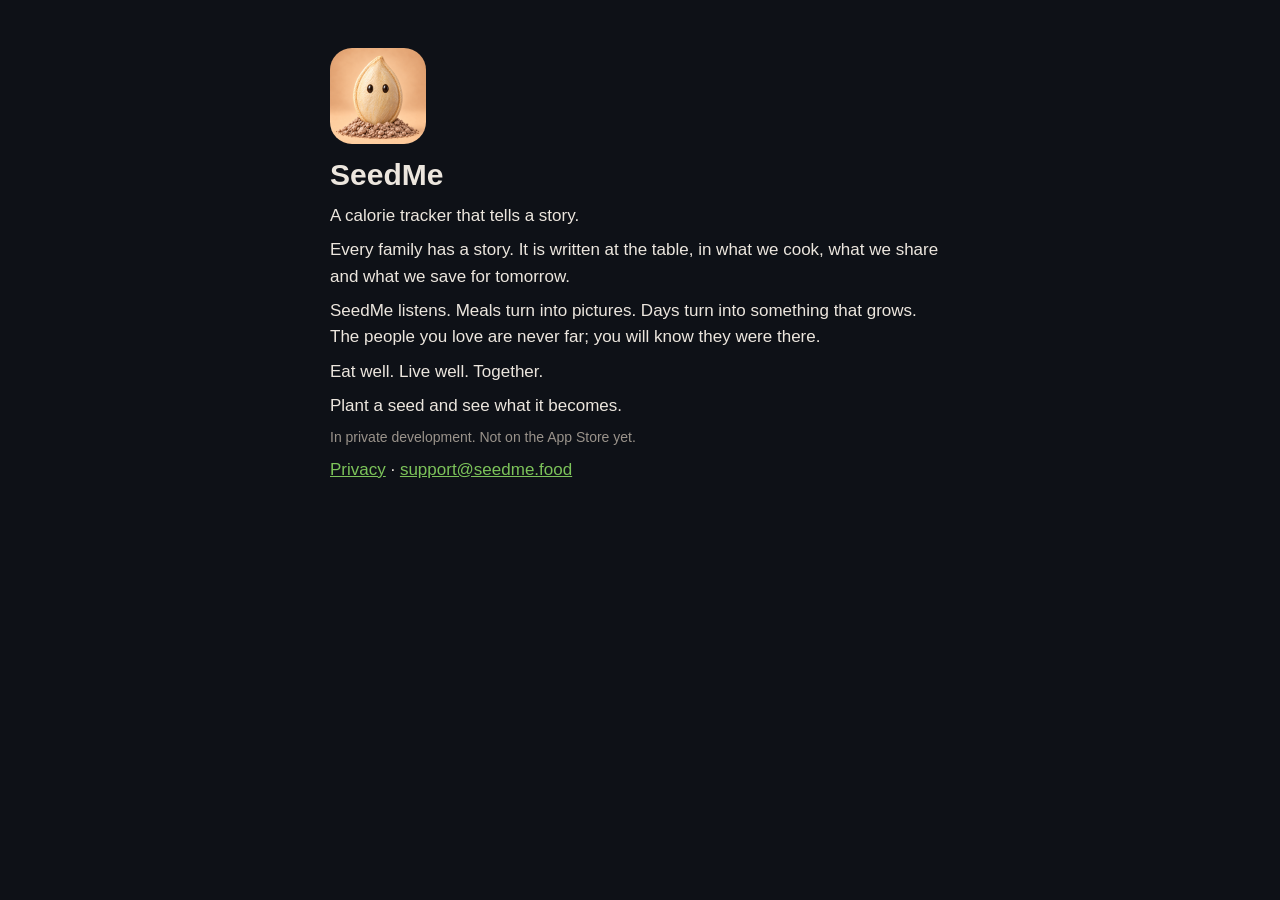
<file: index.html>
<!doctype html><html lang="en"><head><meta charset="utf-8"><meta name="viewport" content="width=device-width,initial-scale=1">
<title>SeedMe – a calorie tracker that tells a story</title><meta name="description" content="SeedMe is a calorie tracker that tells a story: for families who want to eat well and live healthy together. In private development.">
<link rel="icon" href="/seed-icon.png"><link rel="stylesheet" href="/style.css"></head><body><main>
<img src="/seed-icon.png" alt="SeedMe icon">
<h1>SeedMe</h1>
<p>A calorie tracker that tells a story.</p>
<p>Every family has a story. It is written at the table, in what we cook, what we share and what we save for tomorrow.</p>
<p>SeedMe listens. Meals turn into pictures. Days turn into something that grows. The people you love are never far; you will know they were there.</p>
<p>Eat well. Live well. Together.</p>
<p>Plant a seed and see what it becomes.</p>
<p class="mute">In private development. Not on the App Store yet.</p>
<p><a href="/privacy/">Privacy</a> · <a href="mailto:support@seedme.food">support@seedme.food</a></p>
</main></body></html>
</file>
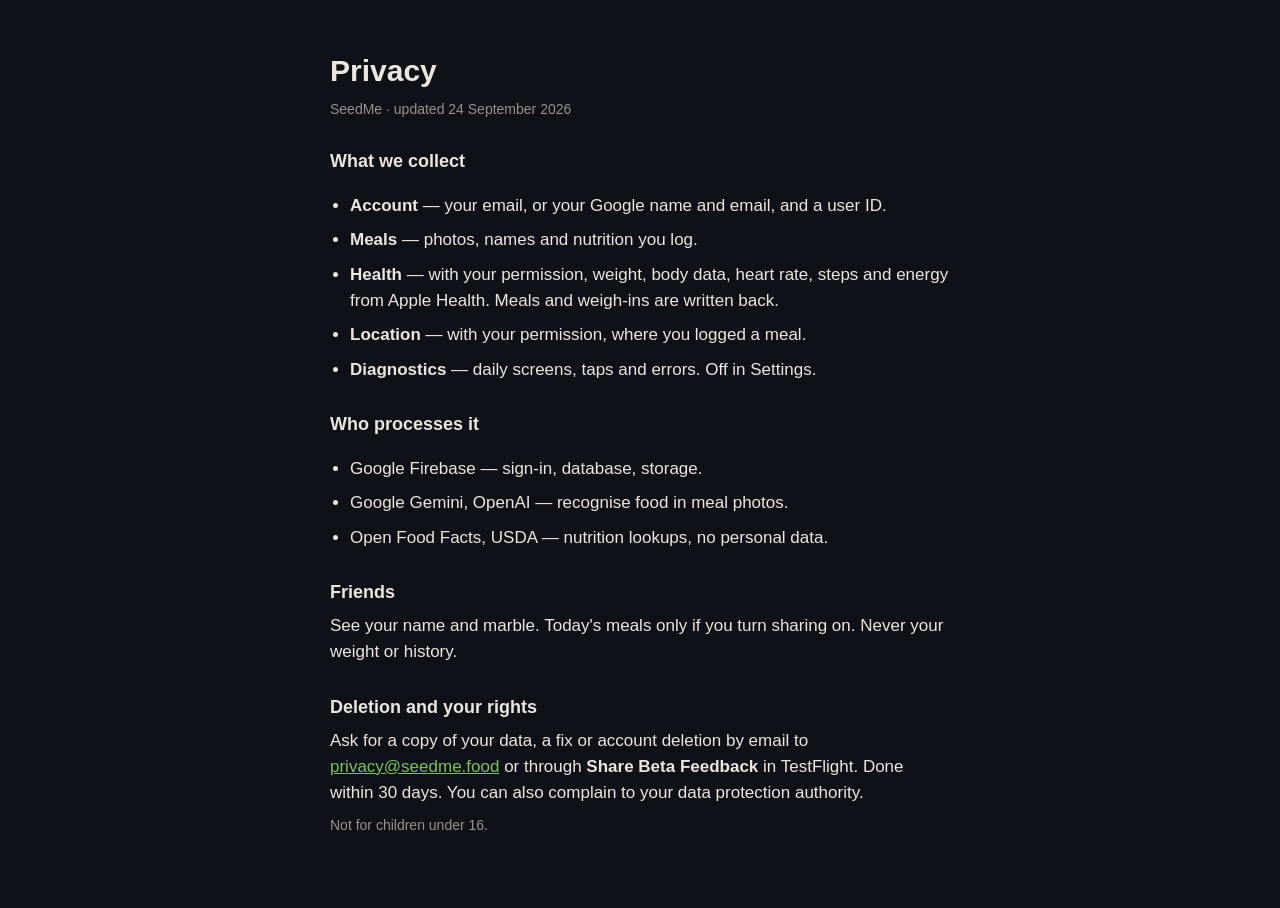
<file: privacy/index.html>
<!doctype html><html lang="en"><head><meta charset="utf-8"><meta name="viewport" content="width=device-width,initial-scale=1">
<title>SeedMe Privacy</title><meta name="description" content="What SeedMe collects and why.">
<link rel="icon" href="/seed-icon.png"><link rel="stylesheet" href="/style.css"></head><body><main>
<h1>Privacy</h1>
<p class="mute">SeedMe · updated 24 September 2026</p>

<h2>What we collect</h2>
<ul>
<li><b>Account</b> — your email, or your Google name and email, and a user ID.</li>
<li><b>Meals</b> — photos, names and nutrition you log.</li>
<li><b>Health</b> — with your permission, weight, body data, heart rate, steps and energy from Apple Health. Meals and weigh-ins are written back.</li>
<li><b>Location</b> — with your permission, where you logged a meal.</li>
<li><b>Diagnostics</b> — daily screens, taps and errors. Off in Settings.</li>
</ul>

<h2>Who processes it</h2>
<ul>
<li>Google Firebase — sign-in, database, storage.</li>
<li>Google Gemini, OpenAI — recognise food in meal photos.</li>
<li>Open Food Facts, USDA — nutrition lookups, no personal data.</li>
</ul>

<h2>Friends</h2>
<p>See your name and marble. Today's meals only if you turn sharing on. Never your weight or history.</p>

<h2>Deletion and your rights</h2>
<p>Ask for a copy of your data, a fix or account deletion by email to <a href="mailto:privacy@seedme.food">privacy@seedme.food</a> or through <b>Share Beta Feedback</b> in TestFlight. Done within 30 days. You can also complain to your data protection authority.</p>

<p class="mute">Not for children under 16.</p>
</main></body></html>
</file>
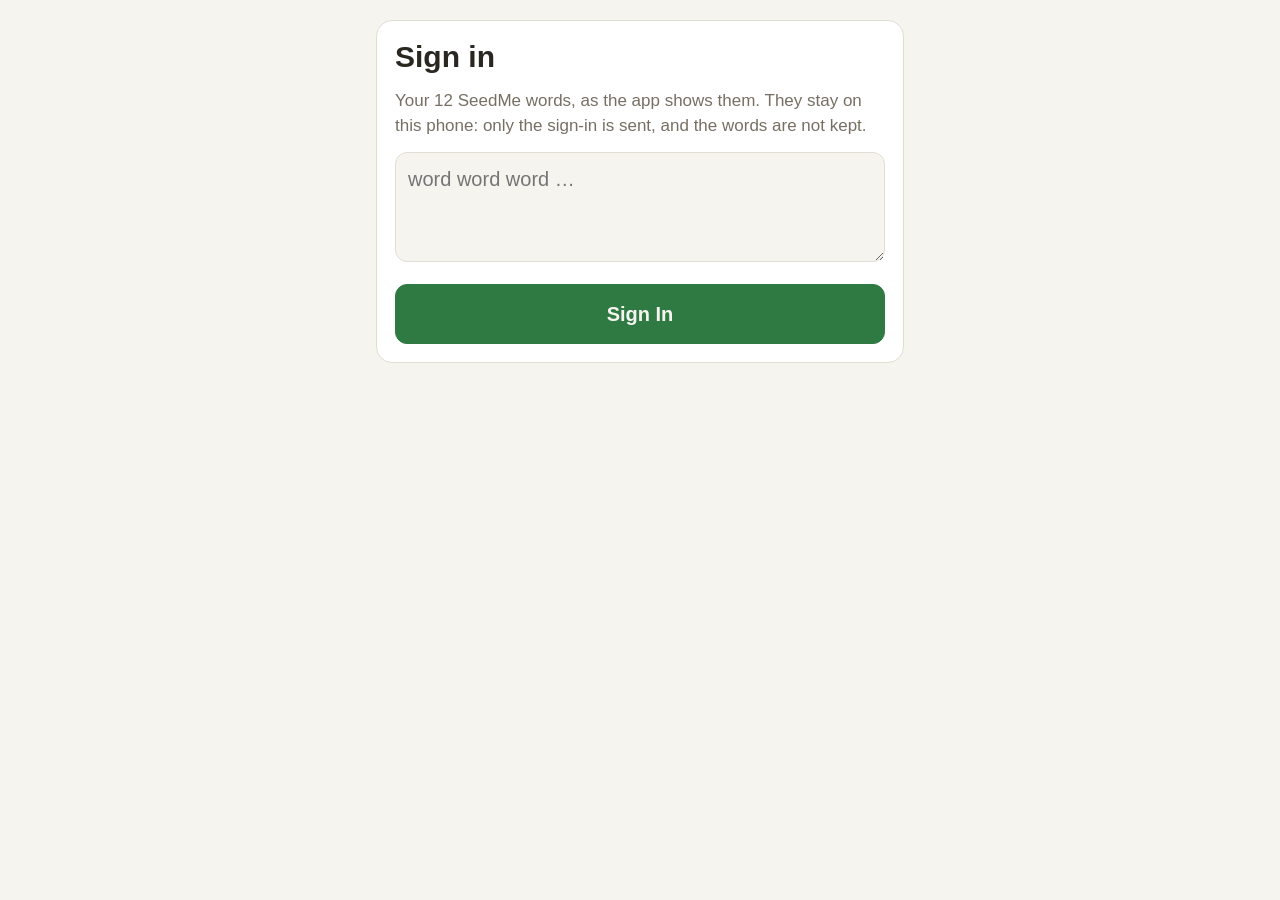
<file: review/index.html>
<!doctype html>
<html lang="en">
<head>
<meta charset="utf-8">
<meta name="viewport" content="width=device-width,initial-scale=1,viewport-fit=cover">
<meta name="robots" content="noindex">
<title>SeedMe Review</title>
<link rel="icon" href="/seed-icon.png">
<style>
/* One card a screen, thumb-sized controls at the bottom; the site's own dark palette. */
:root {
  --bg: #0e1117; --card: #171b22; --line: #262b34; --fg: #ece6de; --mute: #9a938b;
  --accent: #7cc35a; --yes: #7cc35a; --no: #e5484d; --sugg: #2a2617; --sugg-ink: #f0d27a;
  --name-bg: #2c4422; --name-ink: #d4f0c2;
  color-scheme: dark;
}
@media (prefers-color-scheme: light) {
  :root { --bg: #f6f4ef; --card: #ffffff; --line: #e2ddd2; --fg: #2a2620; --mute: #776f63;
    --accent: #3f7d27; --yes: #2f7a43; --no: #c92a2a; --sugg: #f6eccd; --sugg-ink: #6e5410; --name-bg: #d9eccd; --name-ink: #24501a; color-scheme: light; }
}
* { box-sizing: border-box; }
html, body { margin: 0; background: var(--bg); color: var(--fg); }
body { font: 20px/1.45 -apple-system, BlinkMacSystemFont, "Segoe UI", sans-serif; -webkit-text-size-adjust: 100%; }
main { overflow-x: clip; max-width: 560px; margin: 0 auto; padding: calc(20px + env(safe-area-inset-top, 0px)) 16px calc(32px + env(safe-area-inset-bottom, 0px)); display: flex; flex-direction: column; gap: 18px; }
h1 { font-size: 30px; line-height: 1.2; margin: 0; text-wrap: balance; }
p { margin: 0; }
.mute { color: var(--mute); font-size: 17px; }
.card { background: var(--card); border: 1px solid var(--line); border-radius: 16px; padding: 18px; display: flex; flex-direction: column; gap: 14px; }
.sugg { background: var(--sugg); border-radius: 12px; padding: 14px; display: flex; flex-direction: column; gap: 6px; }
.label { font-size: 14px; font-weight: 600; letter-spacing: 0.06em; text-transform: uppercase; color: var(--sugg-ink); }
.sugg p.text { font-size: 24px; line-height: 1.35; }
/* Food names stand apart from the words around them (Tamim, 2026-10-15). */
.pic-box { position: relative; width: 100%; aspect-ratio: 1; border-radius: 12px; background: var(--bg); overflow: hidden; }
.pic { display: block; width: 100%; height: 100%; object-fit: contain; transition: opacity 0.2s; }
/* Until the next picture arrives, a shimmer holds its place (Tamim, 2026-10-15). Transform only. */
.pic-box.wait { background: var(--line); }
.pic-box.wait .pic { opacity: 0; }
.pic-box.wait::before { content: ""; position: absolute; inset: 0; background: linear-gradient(90deg, transparent, rgba(255,255,255,0.12), transparent); transform: translateX(-100%); animation: shimmer 1.2s ease-in-out infinite; }
@keyframes shimmer { to { transform: translateX(100%); } }
@media (prefers-reduced-motion: reduce) { .pic-box.wait::before { animation: none; transform: none; opacity: 0.5; } }
/* A placement drawn: the parent small on top, the new food big under it (Tamim, 2026-10-15). */
.tree { display: flex; flex-direction: column; align-items: center; padding: 10px 0 4px; }
.tree .node { border-radius: 10px; text-align: center; max-width: 100%; }
.tree .old { font-size: 17px; color: var(--mute); border: 1px solid var(--line); background: var(--card); padding: 4px 10px; }
.tree .kids { display: flex; flex-wrap: wrap; justify-content: center; gap: 8px; }
.tree .stem { width: 2px; height: 22px; background: var(--mute); opacity: 0.6; }
.tree .new { font-size: 26px; font-weight: 700; color: var(--name-ink); background: var(--name-bg); padding: 10px 18px; line-height: 1.2; }
mark.name { background: var(--name-bg); color: var(--name-ink); font-weight: 700; border-radius: 6px; padding: 0 5px; -webkit-box-decoration-break: clone; box-decoration-break: clone; }
ul { margin: 0; padding-left: 18px; display: flex; flex-direction: column; gap: 4px; }
/* Everything past the question and the suggestion waits behind one chevron (Tamim, 2026-10-15: "this is too much"). */
details summary { cursor: pointer; color: var(--mute); font-size: 17px; list-style: none; display: flex; align-items: center; gap: 6px; padding: 4px 0; }
details summary::-webkit-details-marker { display: none; }
details summary::after { content: "›"; font-size: 22px; line-height: 1; transition: transform 0.15s; }
details[open] summary::after { transform: rotate(90deg); }
#more-body { display: flex; flex-direction: column; gap: 12px; margin-top: 10px; }
.verdict { display: flex; flex-direction: column; gap: 10px; }
.row { display: grid; grid-template-columns: 1fr 1fr; gap: 10px; }
button { font: 600 20px/1 -apple-system, BlinkMacSystemFont, "Segoe UI", sans-serif; border-radius: 12px; border: 1px solid var(--line); background: var(--card); color: var(--fg); padding: 16px; min-height: 60px; cursor: pointer; touch-action: manipulation; }
button:disabled { opacity: 0.5; }
button:focus-visible, textarea:focus-visible { outline: 2px solid var(--accent); outline-offset: 2px; }
.yes { background: var(--yes); border-color: var(--yes); color: var(--bg); }
.no { background: var(--no); border-color: var(--no); color: #fff; }
.ghost { background: transparent; border: 0; color: var(--mute); font-weight: 500; font-size: 17px; min-height: 0; padding: 8px; }
#signout { align-self: center; }
.live { background: var(--no); border-color: var(--no); color: var(--bg); }
/* 16px or more, so iOS does not zoom into the field. */
textarea { width: 100%; min-height: 110px; font: 20px/1.45 -apple-system, BlinkMacSystemFont, "Segoe UI", sans-serif; color: var(--fg); background: var(--bg); border: 1px solid var(--line); border-radius: 12px; padding: 12px; resize: vertical; }
.toast { position: fixed; left: 50%; transform: translateX(-50%); bottom: calc(20px + env(safe-area-inset-bottom, 0px)); background: var(--fg); color: var(--bg); padding: 10px 16px; border-radius: 10px; font-size: 15px; max-width: calc(100% - 32px); text-align: center; }
[hidden] { display: none !important; }
/* Review opens on categories (Tamim, 2026-10-16), a grouped list as in Settings. */
.cats { display: flex; flex-direction: column; background: var(--card); border: 1px solid var(--line); border-radius: 16px; overflow: hidden; }
.cat { display: flex; align-items: center; gap: 12px; width: 100%; border: 0; border-radius: 0; border-bottom: 1px solid var(--line); background: transparent; text-align: left; font-weight: 500; padding: 16px 18px; min-height: 60px; }
.cat:last-child { border-bottom: 0; }
.cat .n { margin-left: auto; color: var(--mute); font-weight: 500; font-variant-numeric: tabular-nums; }
.cat .chev { color: var(--mute); font-size: 24px; line-height: 1; }
.cat.empty { color: var(--mute); }
.back { align-self: flex-start; }
/* A box drawn on the photo: the food's name on its edge. */
.boxes { position: absolute; pointer-events: none; }
.boxes .b { position: absolute; border: 2px solid var(--accent); border-radius: 4px; box-shadow: 0 0 0 1px rgba(0,0,0,0.35); }
.boxes .b span { position: absolute; left: -2px; top: -2px; transform: translateY(-100%); background: var(--accent); color: var(--bg); font-size: 13px; font-weight: 600; padding: 1px 6px; border-radius: 4px 4px 0 0; white-space: nowrap; max-width: 220px; overflow: hidden; text-overflow: ellipsis; }
  /* What approving does, under the suggestion: the action, not more prose. */
  .will { margin: 8px 0 0; font-size: 15px; font-weight: 600; }
</style>
</head>
<body>
<main>
  <section id="signin" class="card" hidden>
    <h1>Sign in</h1>
    <p class="mute">Your 12 SeedMe words, as the app shows them. They stay on this phone: only the sign-in is sent, and the words are not kept.</p>
    <form id="signin-form">
      <textarea id="words" autocomplete="off" autocapitalize="none" spellcheck="false" placeholder="word word word …" aria-label="12 words"></textarea>
    </form>
    <button id="signin-go" class="yes" type="submit" form="signin-form">Sign In</button>
  </section>

  <section id="loading" class="card"><p class="mute">Loading…</p></section>

  <section id="picker" hidden>
    <h1>Review</h1>
    <p class="mute" style="margin:6px 0 14px">Choose what to look at.</p>
    <div id="cats" class="cats"></div>
  </section>

  <section id="denied" class="card" hidden>
    <h1>For beta testers</h1>
    <p class="mute">This page is for SeedMe beta testers. Turn on Beta Tester in the app's Settings, then sign in again.</p>
  </section>

  <section id="done" class="card" hidden>
    <h1 id="done-title">Nothing waiting</h1>
    <p class="mute">Everything here has your verdict. New ones appear as they come.</p>
    <button id="done-back">Categories</button>
  </section>

  <section id="deck" hidden>
    <button id="back" class="ghost back">‹ <span id="back-label">Categories</span></button>
    <div class="card">
      <h1 id="question"></h1>
      <div id="pic-box" class="pic-box" hidden><img id="picture" class="pic" alt=""><div id="boxes" class="boxes" hidden></div></div>
      <div class="sugg" id="sugg-box">
        <span class="label">Suggestion</span>
        <p class="text" id="suggestion"></p>
        <p class="will" id="will" hidden></p>
        <div class="tree" id="tree" hidden aria-label="Parent over what goes under it">
          <span class="node old" id="tree-parent"></span>
          <span class="stem" aria-hidden="true"></span>
          <div class="kids" id="tree-kids"></div>
        </div>
      </div>
      <details id="more"><summary>Details</summary>
        <div id="more-body">
          <p class="mute" id="approvals"></p>
          <p class="mute" id="sugg-why" hidden></p>
          <ul id="facts" class="mute"></ul>
          <div id="before-box" hidden><p class="mute"><strong>Earlier suggestions</strong></p><ul id="before" class="mute"></ul></div>
        </div>
      </details>

      <div id="verdict-row" class="verdict">
        <div class="row">
          <button id="reject" class="no">Reject</button>
          <button id="approve" class="yes">Approve</button>
        </div>
        <div class="row">
          <button id="feedback">Feedback</button>
          <button id="skip">Skip</button>
        </div>
      </div>

      <div id="why-box" hidden>
        <div class="card" style="padding:0;border:0;gap:10px">
          <p><strong id="why-title">Feedback</strong></p>
          <textarea id="why" placeholder="Type, or record up to a minute"></textarea>
          <p class="mute" id="rec-clock" hidden></p>
          <div class="row">
            <button id="record">Record</button>
            <button id="why-send" class="yes">Send</button>
          </div>
          <button id="why-cancel" class="ghost">Cancel</button>
        </div>
      </div>
    </div>
    <p class="mute" style="text-align:center;margin-top:12px" id="counts"></p>
  </section>
  <button id="undo" hidden>Undo</button>
  <button id="signout" class="ghost" hidden>Sign out</button>
</main>
<div id="toast" class="toast" hidden></div>
<script src="./app.js"></script>
</body>
</html>
</file>
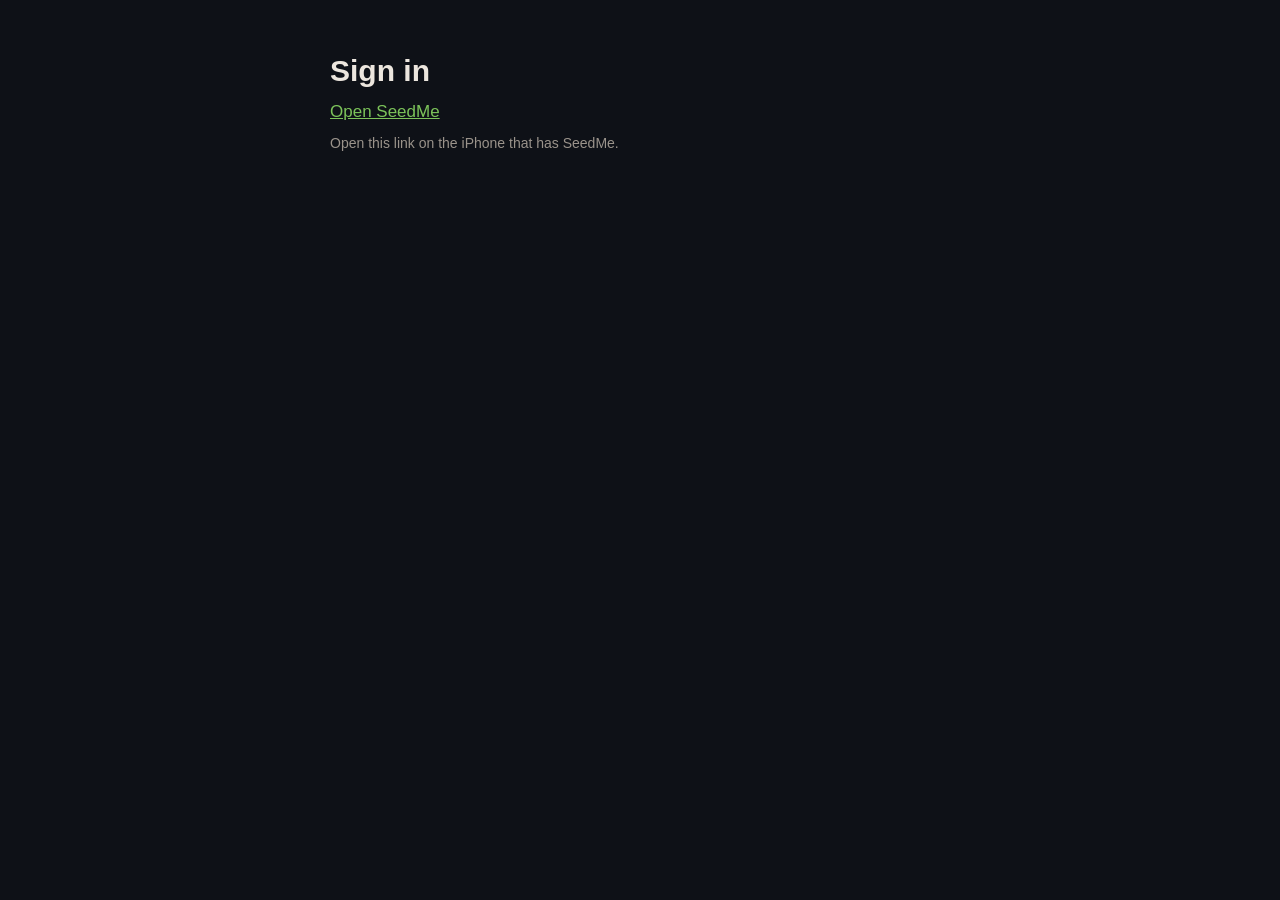
<file: signin/index.html>
<!doctype html><html lang="en"><head><meta charset="utf-8"><meta name="viewport" content="width=device-width,initial-scale=1">
<title>SeedMe Sign In</title><meta name="robots" content="noindex">
<link rel="icon" href="/seed-icon.png"><link rel="stylesheet" href="/style.css"></head><body><main>
<h1>Sign in</h1>
<p><a id="open" href="seedme://signin">Open SeedMe</a></p>
<p class="mute">Open this link on the iPhone that has SeedMe.</p>
<script>
// Firebase's email link lands here with the code in the query; hand it to the app.
var to = 'seedme://signin' + location.search;
document.getElementById('open').href = to;
if (/[?&]oobCode=/.test(location.search)) location.replace(to);
</script>
</main></body></html>
</file>
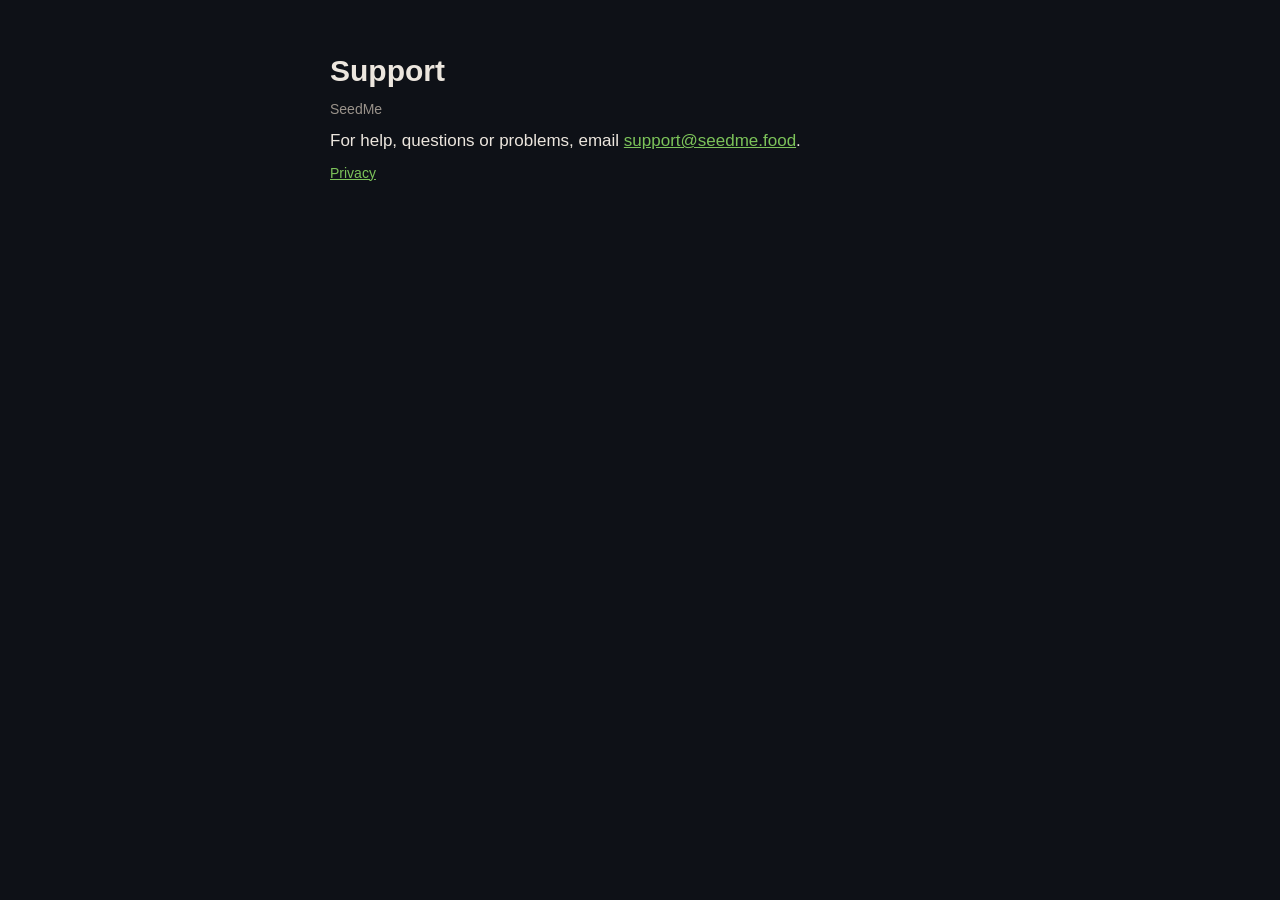
<file: support/index.html>
<!doctype html><html lang="en"><head><meta charset="utf-8"><meta name="viewport" content="width=device-width,initial-scale=1">
<title>SeedMe Support</title><meta name="description" content="How to get help with SeedMe.">
<link rel="icon" href="/seed-icon.png"><link rel="stylesheet" href="/style.css"></head><body><main>
<h1>Support</h1>
<p class="mute">SeedMe</p>

<p>For help, questions or problems, email <a href="mailto:support@seedme.food">support@seedme.food</a>.</p>

<p class="mute"><a href="/privacy/">Privacy</a></p>
</main></body></html>
</file>
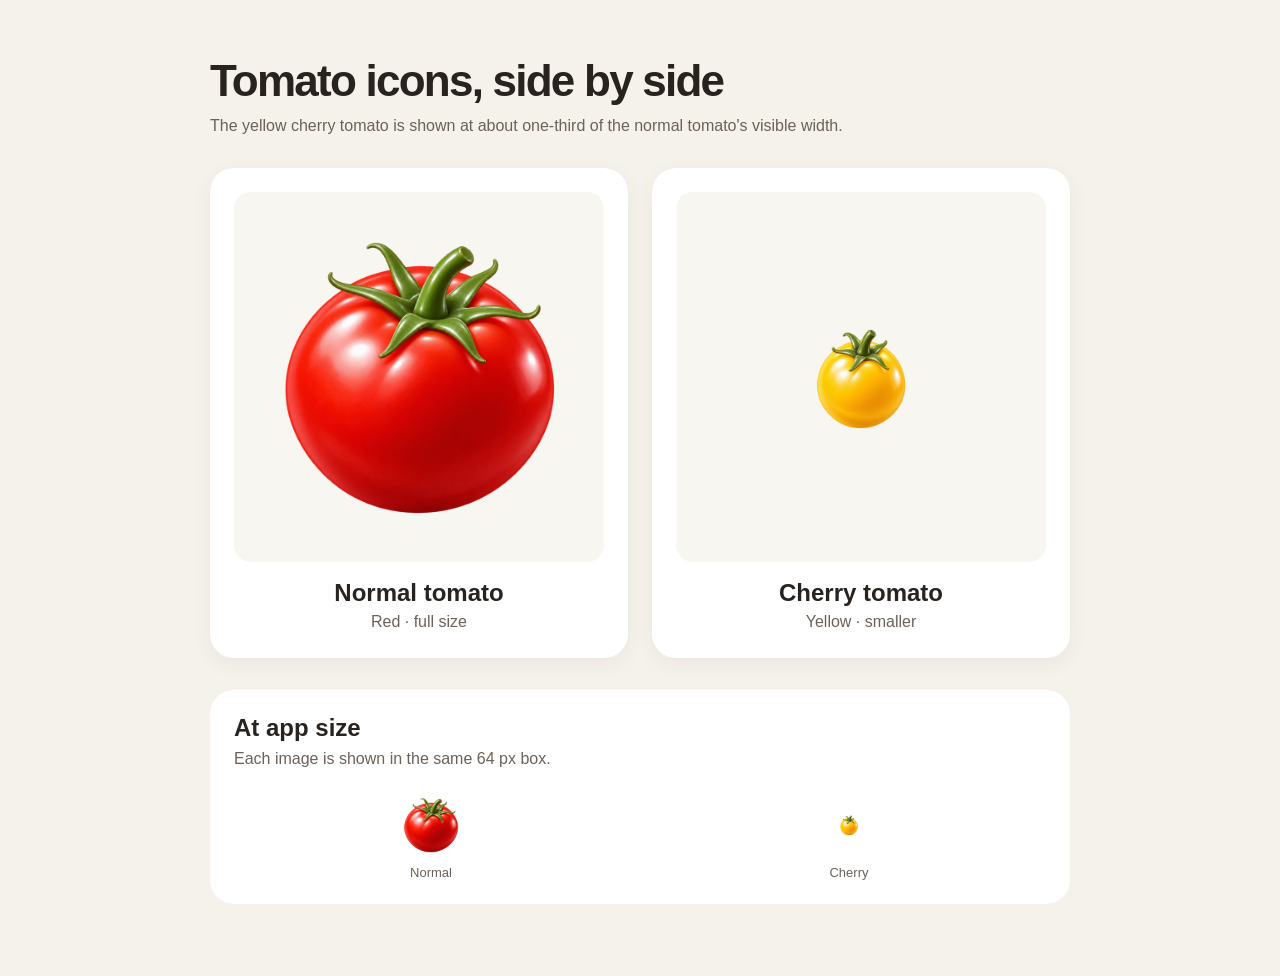
<file: tomatoes/index.html>
<!doctype html>
<html lang="en">
<head>
  <meta charset="utf-8">
  <meta name="viewport" content="width=device-width, initial-scale=1">
  <title>Tomato icon comparison · SeedMe</title>
  <meta name="description" content="Compare the SeedMe tomato and yellow cherry tomato icons side by side.">
  <link rel="icon" href="/icon.png">
  <style>
    :root { color-scheme: light dark; font-family: -apple-system, BlinkMacSystemFont, "Segoe UI", sans-serif; }
    * { box-sizing: border-box; }
    body { margin: 0; background: #f5f1eb; color: #28231f; }
    main { max-width: 900px; margin: auto; padding: clamp(24px, 5vw, 56px) 20px 72px; }
    h1 { margin: 0 0 8px; font-size: clamp(30px, 5vw, 44px); letter-spacing: -.04em; }
    p { margin: 0; line-height: 1.5; color: #6c6259; }
    .pair { display: grid; grid-template-columns: repeat(2, minmax(0, 1fr)); gap: clamp(12px, 3vw, 24px); margin-top: 30px; }
    .card { min-width: 0; border-radius: 24px; background: #fff; padding: clamp(12px, 3vw, 24px); box-shadow: 0 6px 22px #2b261b0d; text-align: center; }
    .art { display: grid; place-items: center; min-height: 200px; aspect-ratio: 1; border-radius: 17px; background: #f8f6f1; }
    .art img { display: block; width: min(100%, 320px); aspect-ratio: 1; object-fit: contain; }
    .cherry img { transform: scale(.48); }
    h2 { margin: 17px 0 3px; font-size: clamp(18px, 3vw, 24px); }
    .small { margin-top: 32px; padding: 24px; border-radius: 24px; background: #fff; }
    .small h2 { margin: 0 0 5px; }
    .small .pair { margin-top: 22px; }
    .sample { display: grid; place-items: center; gap: 8px; }
    .sample img { width: 64px; height: 64px; object-fit: contain; }
    .sample span { font-size: 13px; color: #6c6259; }
    @media (max-width: 520px) { .card { padding: 10px; } .art { min-height: 145px; } }
    @media (prefers-color-scheme: dark) {
      body { background: #141414; color: #f6f1e8; }
      p, .sample span { color: #bdb3a6; }
      .card, .small { background: #222; }
      .art { background: #303030; }
    }
  </style>
</head>
<body>
  <main>
    <h1>Tomato icons, side by side</h1>
    <p>The yellow cherry tomato is shown at about one-third of the normal tomato's visible width.</p>
    <div class="pair" aria-label="Tomato icon comparison">
      <section class="card">
        <div class="art"><img src="normal-tomato.webp" alt="Large glossy red tomato with green stem"></div>
        <h2>Normal tomato</h2>
        <p>Red · full size</p>
      </section>
      <section class="card cherry">
        <div class="art"><img src="yellow-cherry-tomato.webp" alt="Smaller glossy yellow cherry tomato with green stem"></div>
        <h2>Cherry tomato</h2>
        <p>Yellow · smaller</p>
      </section>
    </div>
    <section class="small" aria-label="Icons at app size">
      <h2>At app size</h2>
      <p>Each image is shown in the same 64 px box.</p>
      <div class="pair">
        <div class="sample"><img src="normal-tomato.webp" alt="Normal tomato at app size"><span>Normal</span></div>
        <div class="sample cherry"><img src="yellow-cherry-tomato.webp" alt="Cherry tomato at app size"><span>Cherry</span></div>
      </div>
    </section>
  </main>
</body>
</html>
</file>
<file: style.css>
:root{--bg:#0e1117;--fg:#ece6de;--mute:#9a938b;--accent:#7cc35a;color-scheme:dark}
body{margin:0;background:var(--bg);color:var(--fg);font:17px/1.55 -apple-system,BlinkMacSystemFont,"Segoe UI",sans-serif}
main{max-width:620px;margin:0 auto;padding:48px 16px 64px}
h1{font-size:30px;margin:0 0 4px}h2{font-size:18px;margin:28px 0 6px}
p,li{margin:0 0 8px}ul{padding-left:20px}.mute{color:var(--mute);font-size:14px}
a{color:var(--accent)}img{width:96px;height:96px;border-radius:22px}
</file>
